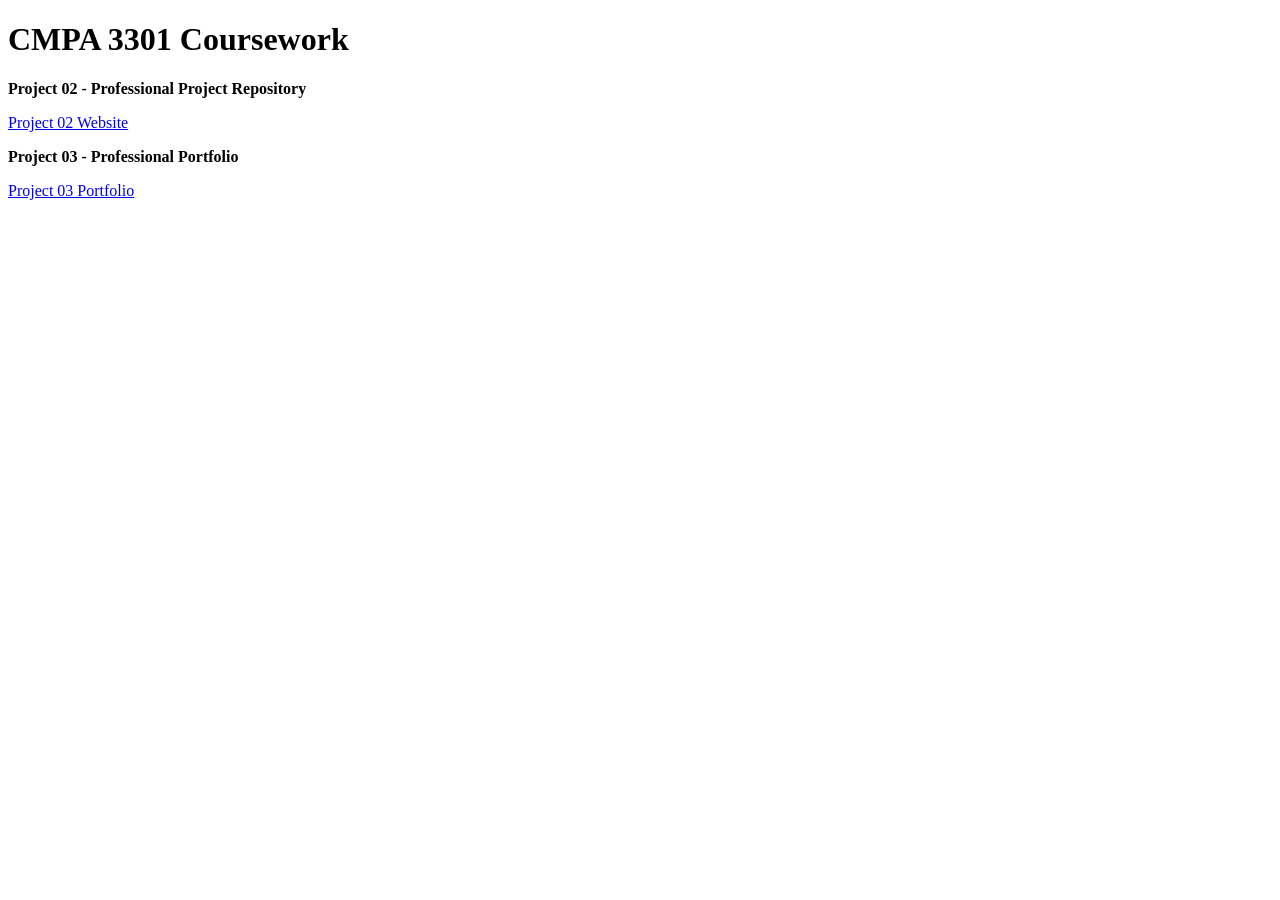
<file: index.html>
<!DOCTYPE html>
<html lang="en">
<head>
    <meta charset="UTF-8">
    <meta name="viewport" content="width=device-width, initial-scale=1.0">
    <title>CMPA 3301 Coursework</title>
</head>
<body>
    <h1>CMPA 3301 Coursework</h1>
    <p><b>Project 02 - Professional Project Repository</b></p>
    <a href="./Project%202/index.html">Project 02 Website</a>

    <p><b>Project 03 - Professional Portfolio</b></p>
    <a href="course-portfolio-CMPA-3301/Project 03/index.html">Project 03 Portfolio</a>
</body>
</html>
</file>
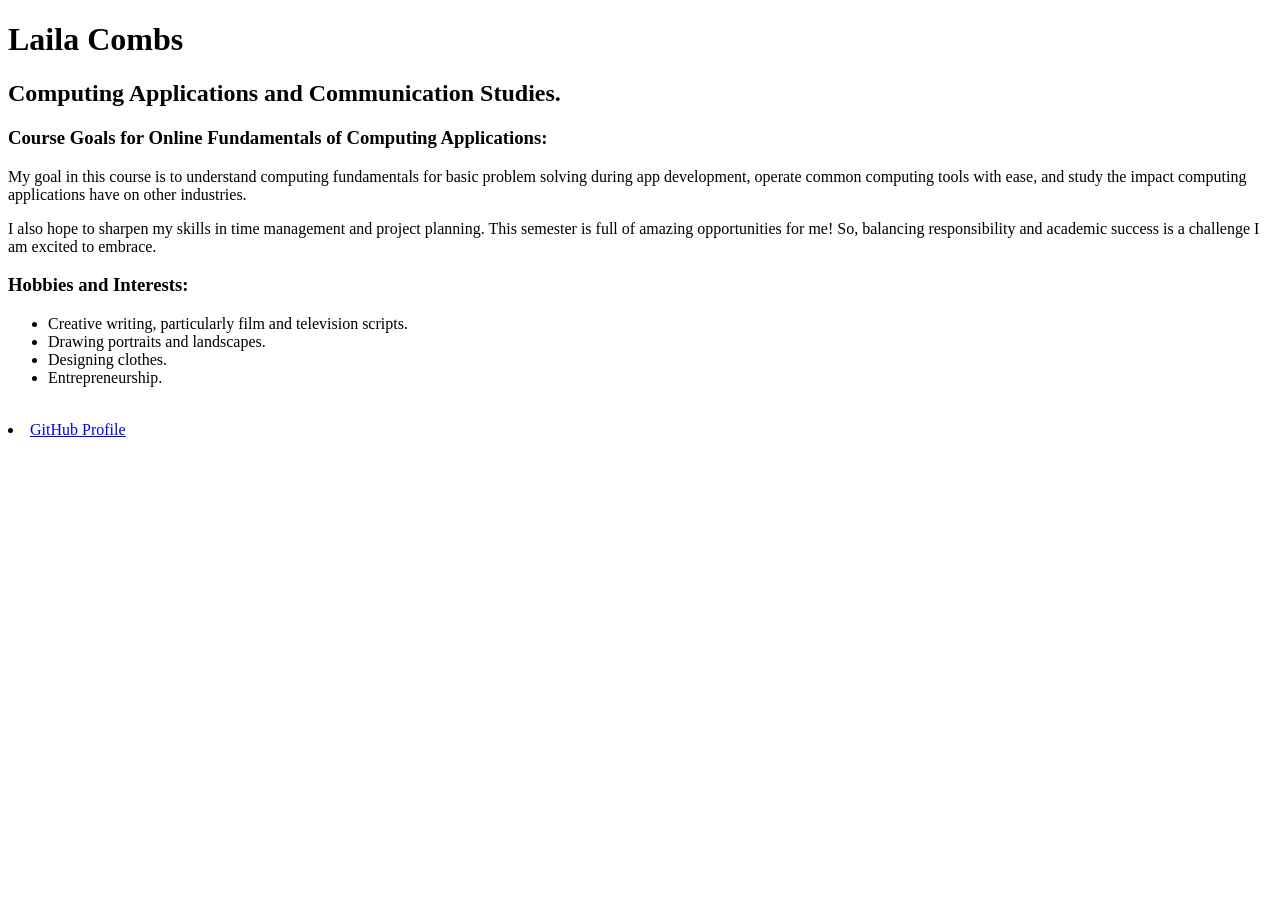
<file: course-portfolio-CMPA-3301/index.html>
<!DOCTYPE html>
<html lang="en">
    <head>
        <meta name="viewport" content="width=device-width, initial-scale=1.0" />
        <title>CMPA 3301 Personal Website</title>
        <h1>Laila Combs</h1>
        <h2>Computing Applications and Communication Studies.</h2>
        <h3>Course Goals for Online Fundamentals of Computing Applications:</h3>
        <p>My goal in this course is to understand computing fundamentals for basic problem solving during app development, operate common computing tools with ease, and study the impact computing applications have on other industries.</p>
        <p>I also hope to sharpen my skills in time management and project planning. This semester is full of amazing opportunities for me! So, balancing responsibility and academic success is a challenge I am excited to embrace.</p>
        <h3>Hobbies and Interests:</h3>
        <ul>
            <li>Creative writing, particularly film and television scripts.</li>
            <li>Drawing portraits and landscapes.</li>
            <li>Designing clothes.</li> 
            <li>Entrepreneurship.</li>
        </ul>
        <br>
        <li><a href="https://github.com/lailacombs" target="_blank">GitHub Profile</a></li>
    </ul>
</html>
</file>
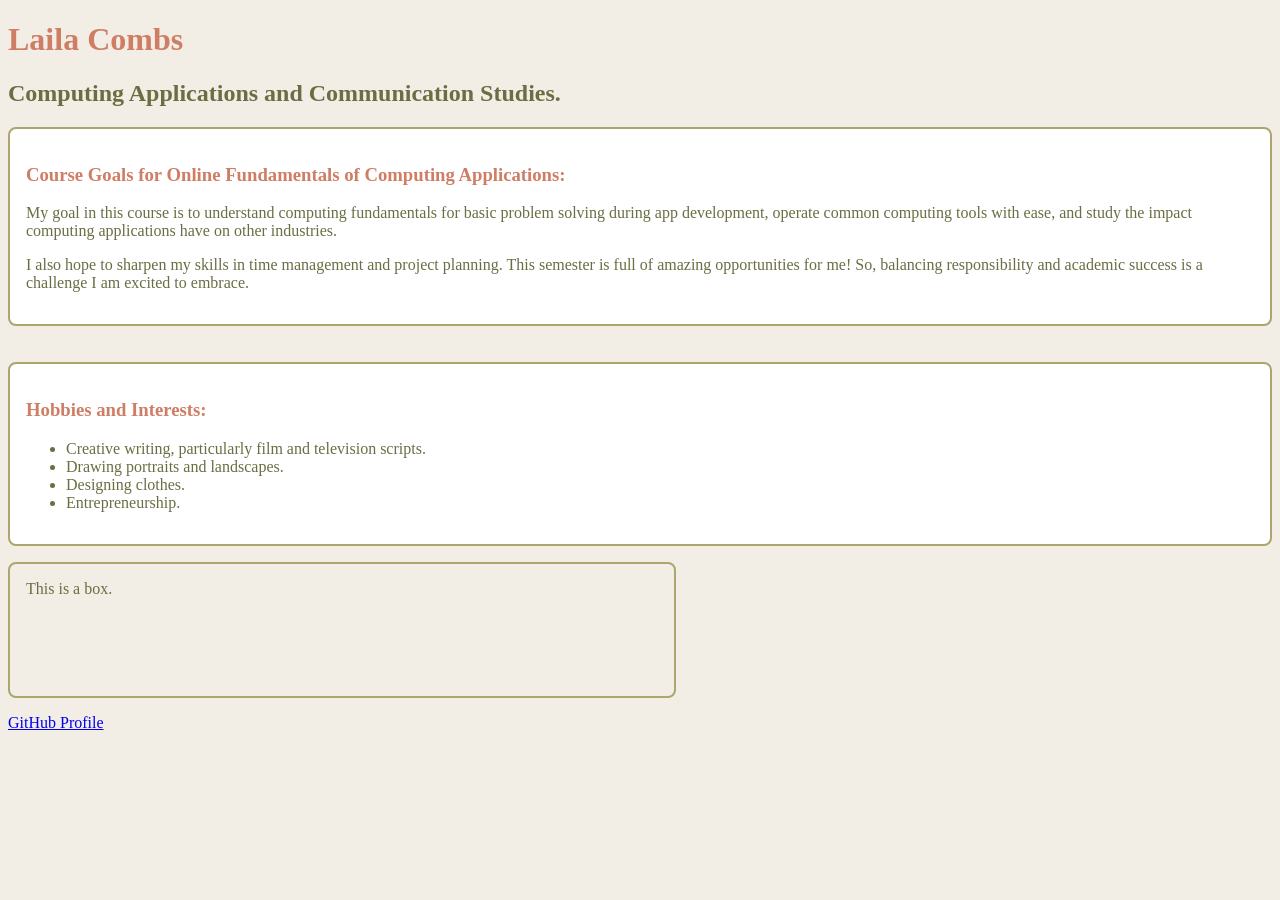
<file: Project 2/index.html>
<!DOCTYPE html>
<html lang="en">
    <head><link rel="stylesheet" href="style.css" />
        <meta charset="UTF-8" />
        <meta name="viewport" content="width=device-width, initial-scale=1.0" />
        <title>CMPA 3301 Personal Website</title>
    </head>
    <body>
        <header>
            <h1>Laila Combs</h1>
            <h2>Computing Applications and Communication Studies.</h2>
        </header>

        <main>
            <section>
                <h3>Course Goals for Online Fundamentals of Computing Applications:</h3>
                <p>My goal in this course is to understand computing fundamentals for basic problem solving during app development, operate common computing tools with ease, and study the impact computing applications have on other industries.</p>
                <p>I also hope to sharpen my skills in time management and project planning. This semester is full of amazing opportunities for me! So, balancing responsibility and academic success is a challenge I am excited to embrace.</p>
            </section>
            <br> <br/> 
            <section>
                <h3>Hobbies and Interests:</h3>
                <ul>
                    <li>Creative writing, particularly film and television scripts.</li>
                    <li>Drawing portraits and landscapes.</li>
                    <li>Designing clothes.</li>
                    <li>Entrepreneurship.</li>
                </ul>
            </section>

            <div class="box-2">
                This is a box.
            </div> 

            <p><a href="https://github.com/lailacombs" target="_blank">GitHub Profile</a></p>
        </main>
    </body>
</html>
</file>
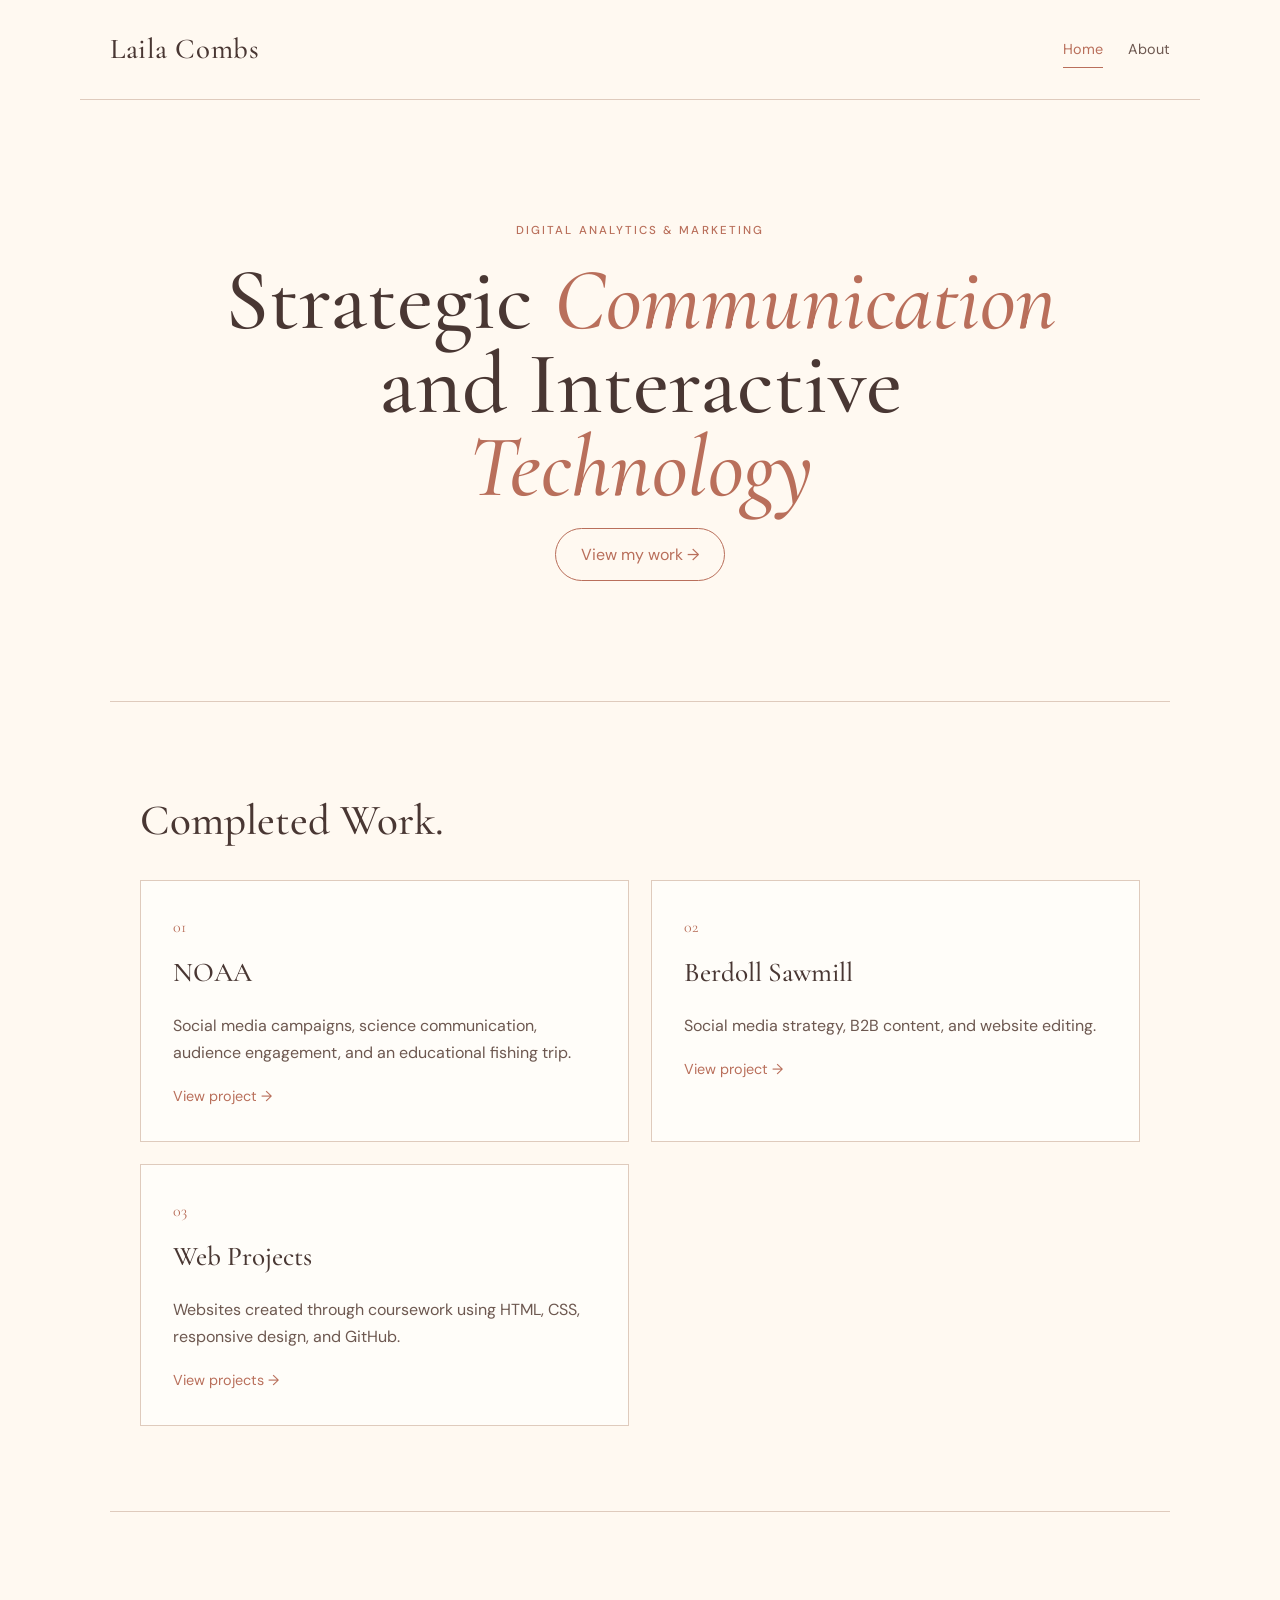
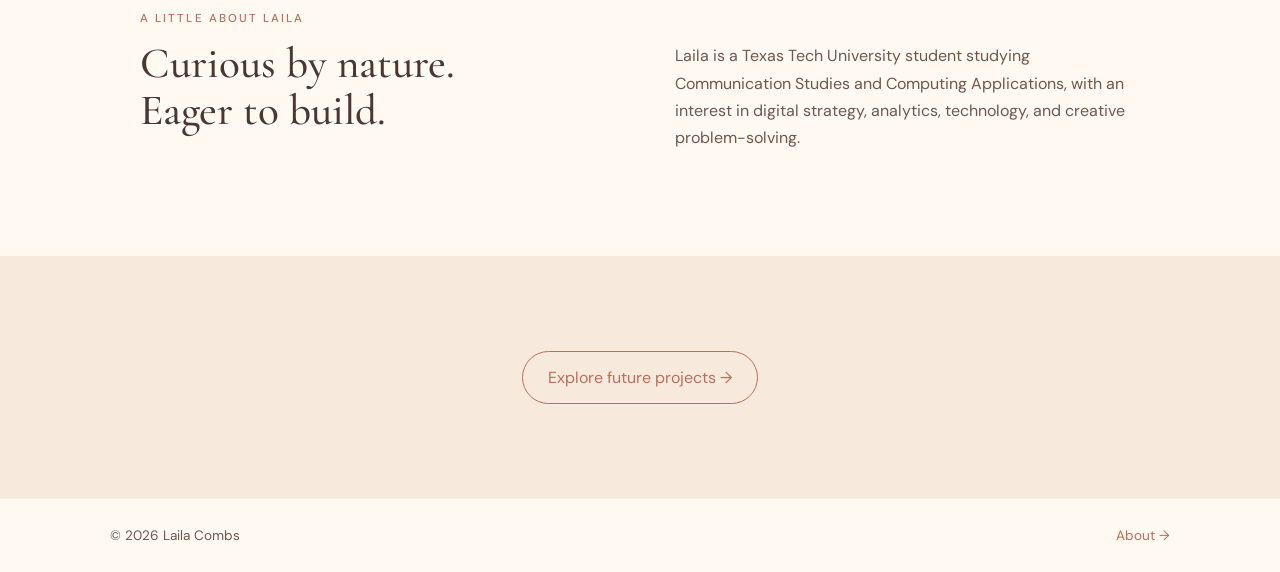
<file: course-portfolio-CMPA-3301/Project 03/index.html>
<!DOCTYPE html>
<html lang="en">
<head>
    <meta charset="UTF-8">
    <meta name="viewport" content="width=device-width, initial-scale=1.0">
    <title>Laila Combs | Digital Analytics & Marketing</title>
    <link rel="stylesheet" href="style.css">
</head>

<body>

    <header class="site-header">
        <a href="index.html" class="logo">Laila Combs</a>

        <nav>
            <a href="index.html" class="active">Home</a>
            <a href="about.html">About</a>
        </nav>
    </header>

    <main>

        <!-- Introduction -->
        <section class="hero">
            <p class="eyebrow">Digital Analytics & Marketing</p>

            <h1>
                Strategic <em> Communication</em> and Interactive <em> Technology</em>
            </h1>
            <a href="#work" class="button">View my work →</a>
        </section>


        <!-- Selected Work -->
        <section class="projects" id="work">

            <h2>Completed Work.</h2>

            <div class="project-grid">

                <article class="project-card">
                    <span>01</span>
                    <h3>NOAA</h3>

                    <p>
                        Social media campaigns, science communication,
                        audience engagement, and an educational fishing trip.
                    </p>

                    <a href="#">View project →</a>
                </article>


                <article class="project-card">
                    <span>02</span>
                    <h3>Berdoll Sawmill</h3>

                    <p>
                        Social media strategy, B2B content, and
                        website editing.
                    </p>

                    <a href="#">View project →</a>
                </article>


                <article class="project-card">
                    <span>03</span>
                    <h3>Web Projects</h3>

                    <p>
                        Websites created through coursework using
                        HTML, CSS, responsive design, and GitHub.
                    </p>

                    <a href="#">View projects →</a>
                </article>

            </div>

        </section>


        <!-- Short About Section -->
        <section class="welcome">

            <div>
                <p class="section-label">A little about Laila</p>

                <h2>
                    Curious by nature.
                    <br>
                    Eager to build.
                </h2>
            </div>

            <p>
                Laila is a Texas Tech University student studying Communication
                Studies and Computing Applications, with an interest in
                digital strategy, analytics, technology, and creative problem-solving.
            </p>

        </section>


        <!-- Future -->
        <section class="quote">

            <a href="futureprojects.html" class="button">Explore future projects →</a>

        </section>

    </main>


    <footer>
        <span>© 2026 Laila Combs</span>
        <a href="about.html">About →</a>
    </footer>

</body>
</html>
</file>
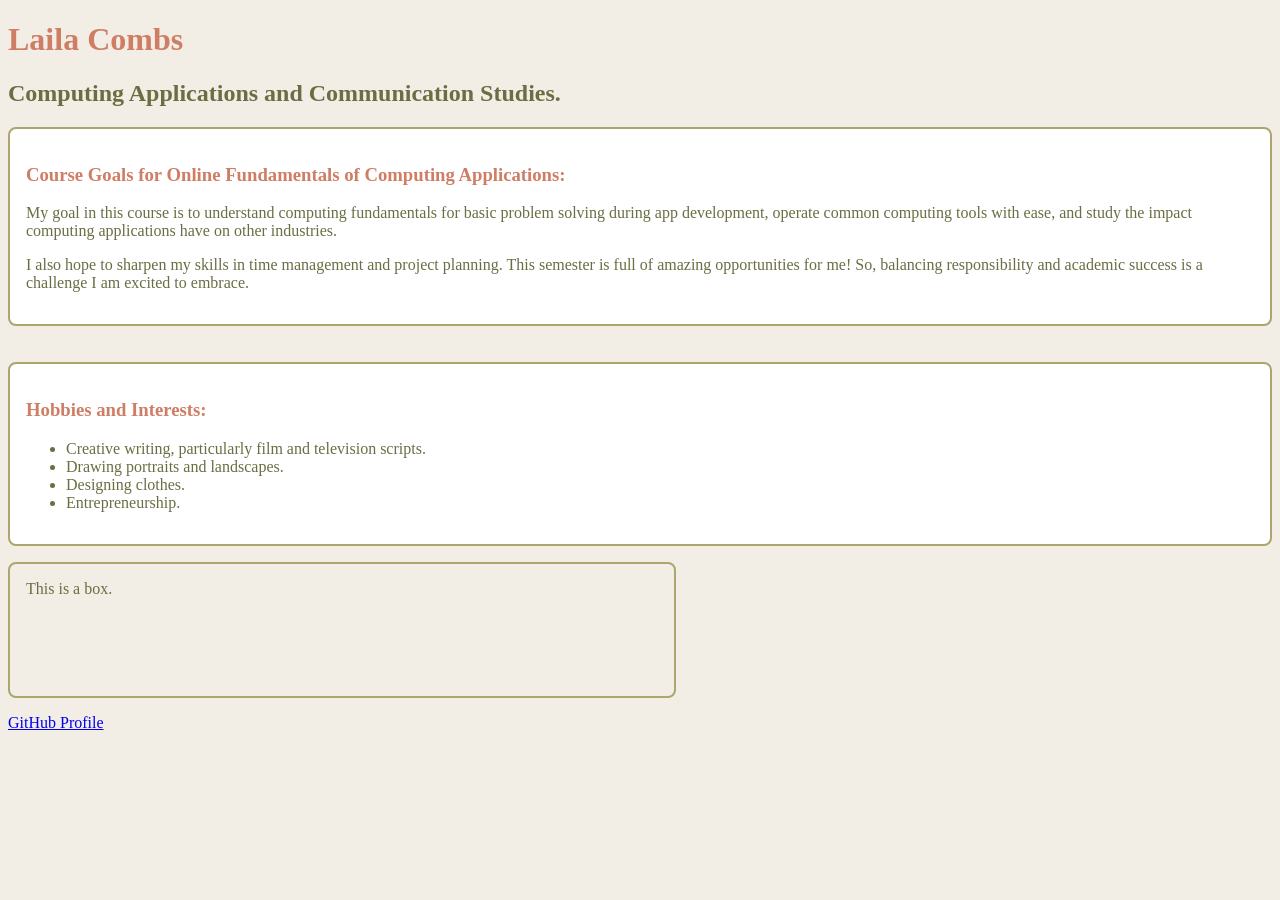
<file: course-portfolio-CMPA-3301/Project 1/index.html>
<!DOCTYPE html>
<html lang="en">
    <head><link rel="stylesheet" href="style.css" />
        <meta charset="UTF-8" />
        <meta name="viewport" content="width=device-width, initial-scale=1.0" />
        <title>CMPA 3301 Personal Website</title>
    </head>
    <body>
        <header>
            <h1>Laila Combs</h1>
            <h2>Computing Applications and Communication Studies.</h2>
        </header>

        <main>
            <section>
                <h3>Course Goals for Online Fundamentals of Computing Applications:</h3>
                <p>My goal in this course is to understand computing fundamentals for basic problem solving during app development, operate common computing tools with ease, and study the impact computing applications have on other industries.</p>
                <p>I also hope to sharpen my skills in time management and project planning. This semester is full of amazing opportunities for me! So, balancing responsibility and academic success is a challenge I am excited to embrace.</p>
            </section>
            <br> <br/> 
            <section>
                <h3>Hobbies and Interests:</h3>
                <ul>
                    <li>Creative writing, particularly film and television scripts.</li>
                    <li>Drawing portraits and landscapes.</li>
                    <li>Designing clothes.</li>
                    <li>Entrepreneurship.</li>
                </ul>
            </section>

            <div class="box-2">
                This is a box.
            </div> 

            <p><a href="https://github.com/lailacombs" target="_blank">GitHub Profile</a></p>
        </main>
    </body>
</html>
</file>
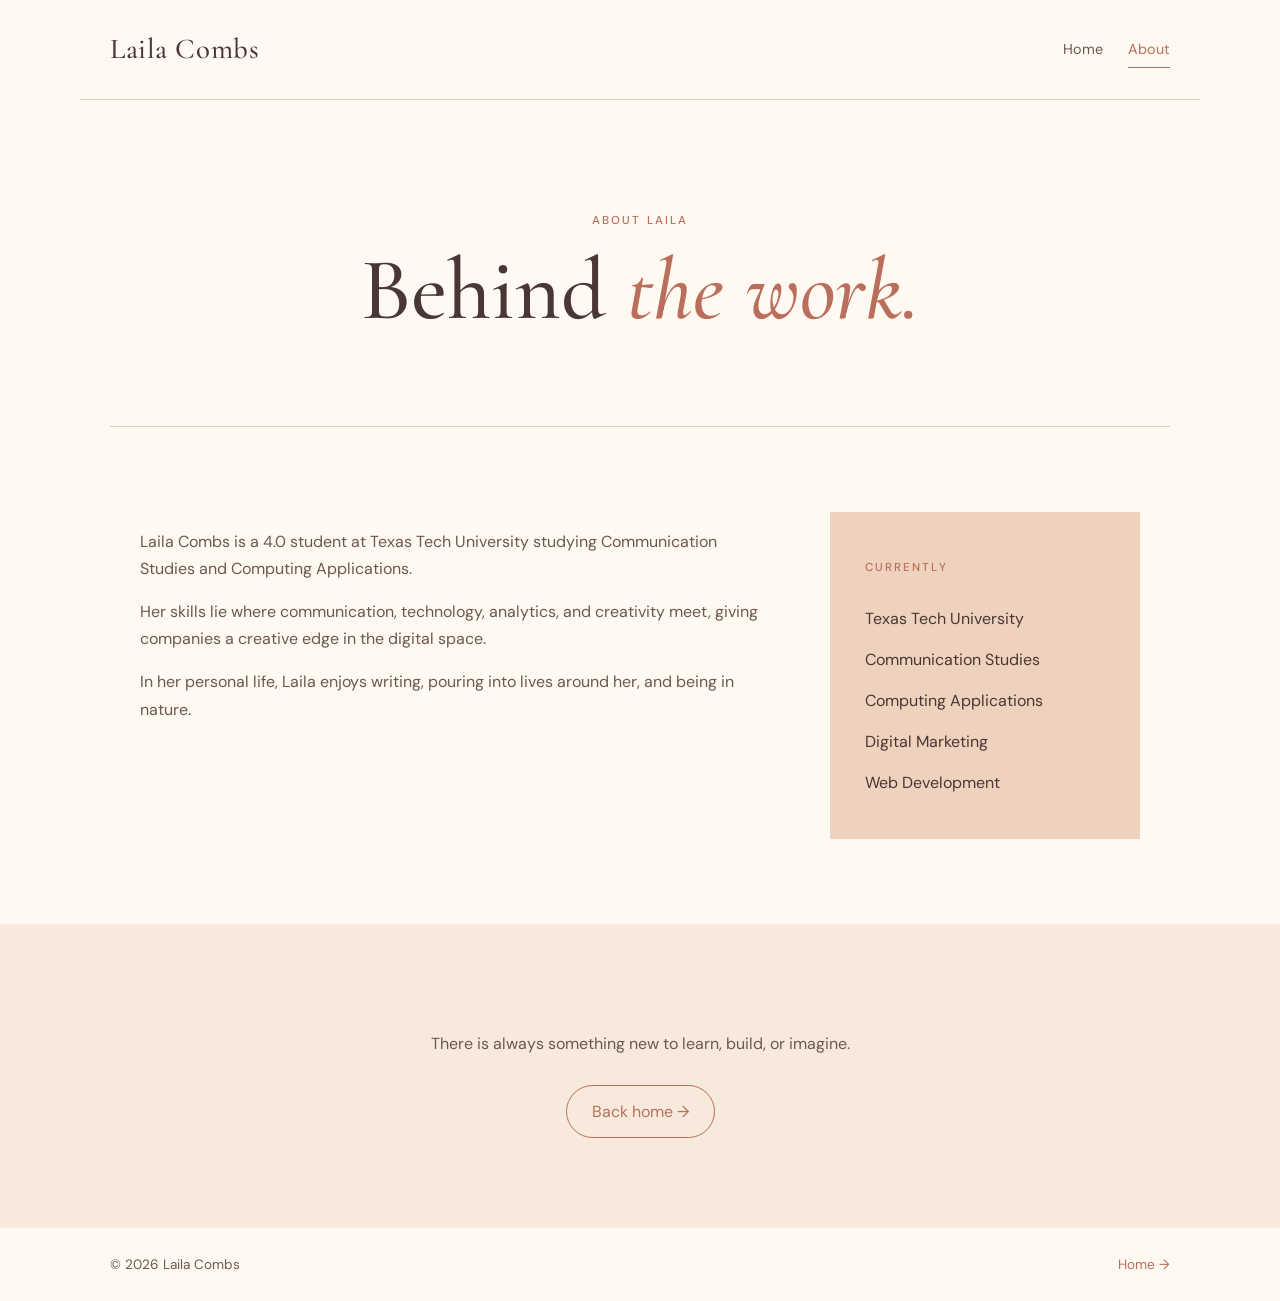
<file: course-portfolio-CMPA-3301/Project 03/about.html>
<!DOCTYPE html>
<html lang="en">
<head>
    <meta charset="UTF-8">
    <meta name="viewport" content="width=device-width, initial-scale=1.0">
    <title>About | Laila Combs</title>
    <link rel="stylesheet" href="style.css">
</head>

<body>

    <header class="site-header">
        <a href="index.html" class="logo">Laila Combs</a>

        <nav>
            <a href="index.html">Home</a>
            <a href="about.html" class="active">About</a>
        </nav>
    </header>


    <main>

        <section class="about-hero">

            <p class="eyebrow">About Laila</p>

            <h1>
                Behind
                <em>the work.</em>
            </h1>

        </section>


        <section class="about-content">

            <div class="about-text">

                <p>
                    Laila Combs is a 4.0 student at Texas Tech University studying
                    Communication Studies and Computing Applications.
                </p>

                <p>
                    Her skills lie where communication, technology,
                    analytics, and creativity meet, giving companies a creative edge in the digital space.
                </p>

                <p>
                    In her personal life, Laila enjoys writing, pouring into lives around her, and being in nature.
                </p>

            </div>


            <aside class="fact-box">

                <p class="section-label">Currently</p>

                <ul>
                    <li>Texas Tech University</li>
                    <li>Communication Studies</li>
                    <li>Computing Applications</li>
                    <li>Digital Marketing</li>
                    <li>Web Development</li>
                </ul>

            </aside>

        </section>


        <section class="closing">

            <p>
                There is always something new to learn,
                build, or imagine.
            </p>

            <a href="index.html" class="button">Back home →</a>

        </section>

    </main>


    <footer>
        <span>© 2026 Laila Combs</span>
        <a href="index.html">Home →</a>
    </footer>

</body>
</html>
</file>
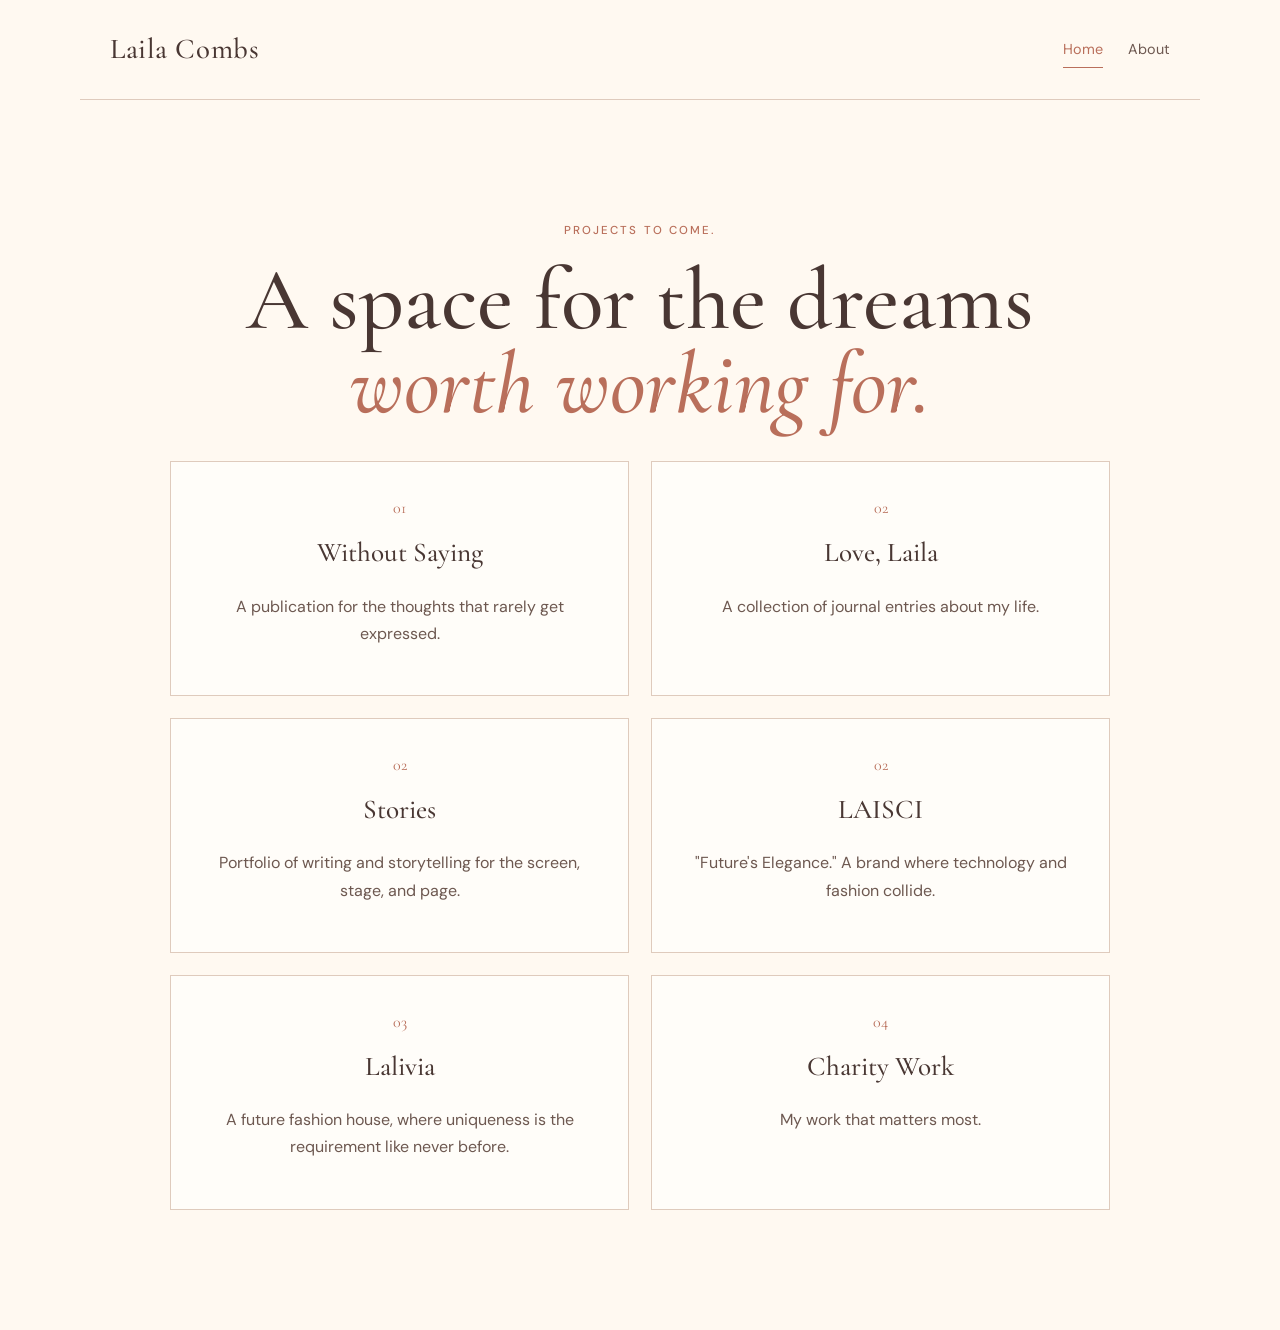
<file: course-portfolio-CMPA-3301/Project 03/futureprojects.html>
<!DOCTYPE html>
<html lang="en">

<head>
    <meta charset="UTF-8">
    <meta name="viewport" content="width=device-width, initial-scale=1.0">

    <title>Laila Combs | Home</title>

    <link rel="stylesheet" href="style.css">
</head>

<body>

    <header class="site-header">

        <a class="logo" href="index.html">
            Laila Combs
        </a>

        <nav>
            <a href="index.html" class="active">Home</a>
            <a href="about.html">About</a>
        </nav>

    </header>

    <main>

        <!-- HERO -->

        <section class="hero">

            <p class="eyebrow">
               Projects to come.
            </p>

            <h1>
                A space for the dreams<br>
                <em>worth working for.</em>
            </h1>
   <div class="project-grid">


                <article class="project-card">

                    <span>01</span>

                    <h3>
                        Without Saying
                    </h3>

                    <p>
                        A publication for the thoughts that rarely get expressed.
                    </p>


                </article>

                <article class="project-card">

                    <span>02</span>

                    <h3>
                        Love, Laila
                    </h3>

                    <p>
                        A collection of journal entries about my life.
                    </p>

                </article>

                <article class="project-card">

                    <span>02</span>

                    <h3>
                        Stories
                    </h3>

                    <p>
                        Portfolio of writing and storytelling for the screen, stage, and page.
                    </p>

                </article>

                <article class="project-card">

                    <span>02</span>

                    <h3>
                        LAISCI
                    </h3>

                    <p>
                        "Future's Elegance." A brand where technology and fashion collide.
                    </p>

                </article>

                <article class="project-card">

                    <span>03</span>

                    <h3>
                        Lalivia
                    </h3>

                    <p>
                        A future fashion house,
                        where uniqueness is the requirement like never before.
                    </p>

                </article>


                <article class="project-card">

                    <span>04</span>

                    <h3>
                        Charity Work
                    </h3>

                    <p>
                        My work that matters most.
                    </p>

                </article>


            </div>

        </section>
</file>
<file: Project 2/style.css>
body {
  font-family: Georgia, serif;
  background-color: #f3eee5;
  color: #6B6D43;
}

h2 {
  color: #6B6D43;
}

h1,
h3 {
  color: #CF7D65;
}

div.box-2 {
  width: 50%;
  height: 100px;
  background-color: #f3eee5;
  border: 2px solid #ABA66F;
  padding: 16px;
  margin: 16px 0;
}

div,
section,
.card {
  background-color: #ffffff;
  border: 2px solid #ABA66F;
  border-radius: 8px;
  padding: 16px;
}

button {
  background-color: #E1B8A2;
  color: #6B6D43;
  border: none;
}
</file>
<file: course-portfolio-CMPA-3301/Project 03/style.css>
@import url('https://fonts.googleapis.com/css2?family=Cormorant+Garamond:wght@400;500;600&family=DM+Sans:wght@400;500&display=swap');


/* ========================================
   COLOR PALETTE
   ======================================== */

:root {
    --ivory: #fff9f1;
    --cream: #f7eadc;
    --peach: #efd2bd;
    --terracotta: #b96f5b;
    --rose: #c98578;
    --cocoa: #493733;
    --brown: #6d5850;
    --line: #dfcbbd;
    --white: #fffdf9;
}


/* ========================================
   BASIC RESET
   ======================================== */

* {
    box-sizing: border-box;
}

html {
    scroll-behavior: smooth;
}

body {
    margin: 0;
    background-color: var(--ivory);
    color: var(--cocoa);
    font-family: "DM Sans", Arial, sans-serif;
    line-height: 1.7;
}


/* ========================================
   LINKS
   ======================================== */

a {
    color: inherit;
    text-decoration: none;
}


/* ========================================
   HEADER
   ======================================== */

.site-header {
    max-width: 1120px;
    margin: auto;
    padding: 25px 30px;
    display: flex;
    justify-content: space-between;
    align-items: center;
    border-bottom: 1px solid var(--line);
}


/*Logo */

.logo {
    font-family: "Cormorant Garamond", Georgia, serif;
    font-size: 1.8rem;
    font-weight: 500;
    letter-spacing: 0.02em;
    color: var(--cocoa);
    transition: color 0.3s ease;
}

.logo:hover {
    color: var(--terracotta);
}


/* Navigation */

nav {
    display: flex;
    gap: 25px;
    font-size: 0.9rem;
}

nav a {
    color: var(--brown);
    position: relative;
    transition: color 0.3s ease;
}

nav a:hover,
nav a.active {
    color: var(--terracotta);
}


/* Small underline animation */

nav a::after {
    content: "";
    position: absolute;
    left: 0;
    bottom: -6px;
    width: 0;
    height: 1px;
    background-color: var(--terracotta);
    transition: width 0.3s ease;
}

nav a:hover::after,
nav a.active::after {
    width: 100%;
}


/* ========================================
   HERO
   ======================================== */

.hero {
    max-width: 1000px;
    margin: 0 auto;
    padding: 110px 30px 120px;
    text-align: center;

    animation: fadeUp 0.8s ease;
}


/* Small uppercase label */

.eyebrow,
.section-label {
    color: var(--terracotta);
    text-transform: uppercase;
    letter-spacing: 0.18em;
    font-size: 0.72rem;
    font-weight: 500;
}


/* Main heading */

.hero h1,
.about-hero h1 {
    max-width: 850px;
    margin: 18px auto;

    font-family: "Cormorant Garamond", Georgia, serif;
    font-size: clamp(3rem, 7vw, 5.5rem);
    line-height: 0.95;
    font-weight: 500;
}


/* Italic emphasis */

em {
    color: var(--terracotta);
    font-style: italic;
}


/* Intro text */

.intro {
    max-width: 620px;
    margin: 28px auto 35px;

    color: var(--brown);
    font-size: 1rem;
}


/* ========================================
   BUTTON
   ======================================== */

.button {
    display: inline-block;

    padding: 12px 25px;

    border: 1px solid var(--terracotta);
    border-radius: 30px;

    color: var(--terracotta);

    transition:
        background-color 0.3s ease,
        color 0.3s ease,
        transform 0.3s ease,
        box-shadow 0.3s ease;
}

.button:hover {
    background-color: var(--terracotta);
    color: var(--white);

    transform: translateY(-3px);

    box-shadow: 0 8px 20px rgba(73, 55, 51, 0.12);
}


/* ========================================
   GENERAL SECTIONS
   ======================================== */

.welcome,
.projects,
.about-content,
.timeline {
    max-width: 1060px;
    margin: 0 auto;
    padding: 85px 30px;
}

.welcome {
    display: grid;
    grid-template-columns: 1fr 1fr;

    gap: 70px;

    border-top: 1px solid var(--line);
}


/* Section headings */

h2 {
    font-family: "Cormorant Garamond", Georgia, serif;

    font-size: 2.7rem;
    line-height: 1.1;

    font-weight: 500;

    margin-top: 10px;
}


/* ========================================
   WELCOME SECTION
   ======================================== */

.welcome > p {
    color: var(--brown);
    margin-top: 45px;
}


/* ========================================
   PROJECTS
   ======================================== */

.projects {
    border-top: 1px solid var(--line);
}

.project-grid {
    display: grid;

    grid-template-columns: repeat(2, 1fr);

    gap: 22px;

    margin-top: 35px;
}


/* Project cards */

.project-card {
    background-color: var(--white);

    border: 1px solid var(--line);

    padding: 32px;

    min-height: 220px;

    transition:
        transform 0.3s ease,
        box-shadow 0.3s ease,
        border-color 0.3s ease;
}


/* Card interaction */

.project-card:hover {
    transform: translateY(-6px);

    border-color: var(--rose);

    box-shadow:
        0 15px 30px rgba(73, 55, 51, 0.10);
}


/* Project number */

.project-card span {
    color: var(--terracotta);

    font-family: "Cormorant Garamond", Georgia, serif;

    font-size: 1rem;
}


/* Project title */

.project-card h3 {
    font-family: "Cormorant Garamond", Georgia, serif;

    font-size: 1.7rem;

    font-weight: 500;

    margin: 8px 0;
}


/* Project description */

.project-card p {
    color: var(--brown);
}


/* Project link */

.project-card a {
    color: var(--terracotta);

    font-size: 0.9rem;

    transition: color 0.3s ease;
}

.project-card a:hover {
    color: var(--cocoa);
}


/* ========================================
   QUOTE
   ======================================== */

.quote {
    padding: 95px 30px;

    text-align: center;

    background-color: var(--cream);
}

.quote p {
    margin: 0;

    font-family: "Cormorant Garamond", Georgia, serif;

    font-size: 2rem;

    font-style: italic;

    color: var(--cocoa);
}


/* ========================================
   ABOUT PAGE
   ======================================== */

.about-hero {
    max-width: 900px;

    margin: auto;

    padding: 100px 30px 75px;

    text-align: center;
}


/* About content */

.about-content {
    display: grid;

    grid-template-columns: 1.6fr 0.8fr;

    gap: 70px;

    border-top: 1px solid var(--line);
}


.about-text p:not(.section-label) {
    color: var(--brown);
}


/* ========================================
   FACT BOX
   ======================================== */

.fact-box {
    background-color: var(--peach);

    padding: 35px;

    align-self: start;
}

.fact-box ul {
    list-style: none;

    padding: 0;

    margin: 20px 0 0;
}

.fact-box li {
    padding: 7px 0;
}


/* ========================================
   TIMELINE
   ======================================== */

.timeline {
    border-top: 1px solid var(--line);
}

.timeline-item {
    display: grid;

    grid-template-columns: 90px 1fr;

    gap: 25px;

    padding: 25px 0;

    border-bottom: 1px solid var(--line);
}

.timeline-item > span {
    color: var(--terracotta);

    font-family: "Cormorant Garamond", Georgia, serif;

    font-style: italic;

    font-size: 1.1rem;
}

.timeline-item h3 {
    font-family: "Cormorant Garamond", Georgia, serif;

    margin: 0;

    font-size: 1.5rem;

    font-weight: 500;
}

.timeline-item p {
    color: var(--brown);

    margin-top: 5px;
}


/* ========================================
   CLOSING SECTION
   ======================================== */

.closing {
    padding: 90px 30px;

    text-align: center;

    background-color: var(--cream);
}

.closing p {
    color: var(--brown);

    margin-bottom: 28px;
}


/* ========================================
   FOOTER
   ======================================== */

footer {
    max-width: 1120px;

    margin: auto;

    padding: 25px 30px;

    display: flex;

    justify-content: space-between;

    color: var(--brown);

    font-size: 0.85rem;
}

footer a {
    color: var(--terracotta);
}


/* ========================================
   SIMPLE ANIMATION
   ======================================== */

@keyframes fadeUp {

    from {
        opacity: 0;
        transform: translateY(15px);
    }

    to {
        opacity: 1;
        transform: translateY(0);
    }
}


/* ========================================
   MOBILE DESIGN
   ======================================== */

@media (max-width: 700px) {

    .site-header {
        padding: 22px 20px;
    }

    .logo {
        font-size: 1.55rem;
    }

    nav {
        gap: 16px;
    }

    .hero {
        padding: 75px 22px 85px;
    }

    .hero h1,
    .about-hero h1 {
        font-size: 3.3rem;
    }

    .welcome,
    .about-content {
        grid-template-columns: 1fr;

        gap: 25px;
    }

    .welcome > p {
        margin-top: 0;
    }

    .project-grid {
        grid-template-columns: 1fr;
    }

    .welcome,
    .projects,
    .about-content,
    .timeline {
        padding: 65px 22px;
    }

    .about-hero {
        padding: 75px 22px 55px;
    }

    footer {
        padding: 22px;
    }
}
</file>
<file: course-portfolio-CMPA-3301/Project 1/style.css>
body {
  font-family: Georgia, serif;
  background-color: #f3eee5;
  color: #6B6D43;
}

h2 {
  color: #6B6D43;
}

h1,
h3 {
  color: #CF7D65;
}

div.box-2 {
  width: 50%;
  height: 100px;
  background-color: #f3eee5;
  border: 2px solid #ABA66F;
  padding: 16px;
  margin: 16px 0;
}

div,
section,
.card {
  background-color: #ffffff;
  border: 2px solid #ABA66F;
  border-radius: 8px;
  padding: 16px;
}

button {
  background-color: #E1B8A2;
  color: #6B6D43;
  border: none;
}
</file>
